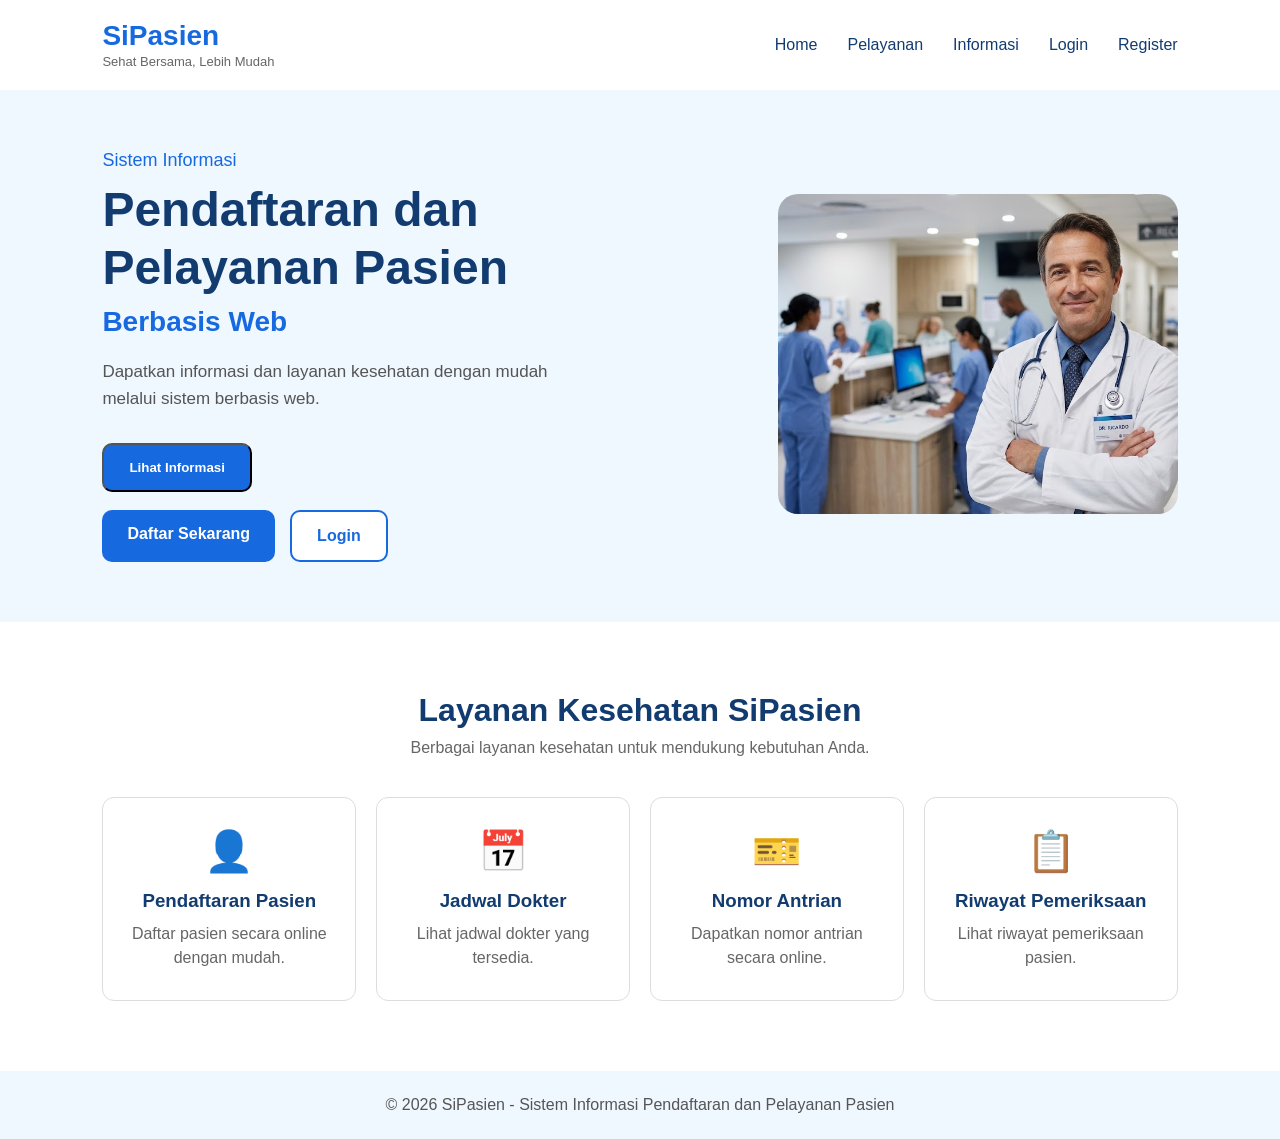
<file: index.html>
<!DOCTYPE html>
<html lang="id">
<head>
    <meta charset="UTF-8">
    <meta name="viewport" content="width=device-width, initial-scale=1.0">

    <title>SiPasien - Pendaftaran dan Pelayanan Pasien</title>

    <link rel="stylesheet" href="css/style.css">
</head>

<body>

    <!-- HEADER -->
    <header class="header">

        <div class="logo">
            <h2>SiPasien</h2>
            <span>Sehat Bersama, Lebih Mudah</span>
        </div>

        <nav class="navbar">
            <a href="index.html">Home</a>
            <a href="#">Pelayanan</a>
            <a href="#">Informasi</a>
            <a href="login.html">Login</a>
            <a href="register.html">Register</a>
        </nav>

    </header>


    <!-- HERO / MENU UTAMA -->
    <section class="hero">

        <div class="hero-content">

            <p class="subtitle">Sistem Informasi</p>

            <h1>
                Pendaftaran dan<br>
                Pelayanan Pasien
            </h1>

            <h2>Berbasis Web</h2>

            <p class="description">
                Dapatkan informasi dan layanan kesehatan
                dengan mudah melalui sistem berbasis web.
            </p>
            
            <button type="button" id="tombolInfo" class="btn primary">
            Lihat Informasi
            </button>
            <br><br>
            <div class="hero-buttons">
            <a href="register.html" class="btn primary" id="tombolDaftar">
            Daftar Sekarang
            </a>

            <a href="login.html" class="btn secondary" id="tombolLogin">
            Login
            </a>
        </div>


        </div>


        <div class="hero-image">

            <img src="images/dokter.jpg" alt="Dokter">

        </div>

    </section>


    <!-- LAYANAN -->
    <section class="layanan">

        <h2 id="judulLayanan">Layanan Kami</h2>

        <p class="layanan-description">
            Berbagai layanan kesehatan untuk mendukung kebutuhan Anda.
        </p>


        <div class="card-container">

            <!-- CARD 1 -->
            <div class="card">

                <div class="icon">
                    👤
                </div>

                <h3>Pendaftaran Pasien</h3>

                <p>
                    Daftar pasien secara online dengan mudah.
                </p>

            </div>


            <!-- CARD 2 -->
            <div class="card">

                <div class="icon">
                    📅
                </div>

                <h3>Jadwal Dokter</h3>

                <p>
                    Lihat jadwal dokter yang tersedia.
                </p>

            </div>


            <!-- CARD 3 -->
            <div class="card">

                <div class="icon">
                    🎫
                </div>

                <h3>Nomor Antrian</h3>

                <p>
                    Dapatkan nomor antrian secara online.
                </p>

            </div>


            <!-- CARD 4 -->
            <div class="card">

                <div class="icon">
                    📋
                </div>

                <h3>Riwayat Pemeriksaan</h3>

                <p>
                    Lihat riwayat pemeriksaan pasien.
                </p>

            </div>

        </div>

    </section>


    <!-- FOOTER -->
    <footer class="footer">

        <p>
            © 2026 SiPasien - Sistem Informasi Pendaftaran dan Pelayanan Pasien
        </p>

    </footer>

    <div id="toast" class="toast"></div>
    <script src="js/script.js"></script>

</body>
</html>
</file>
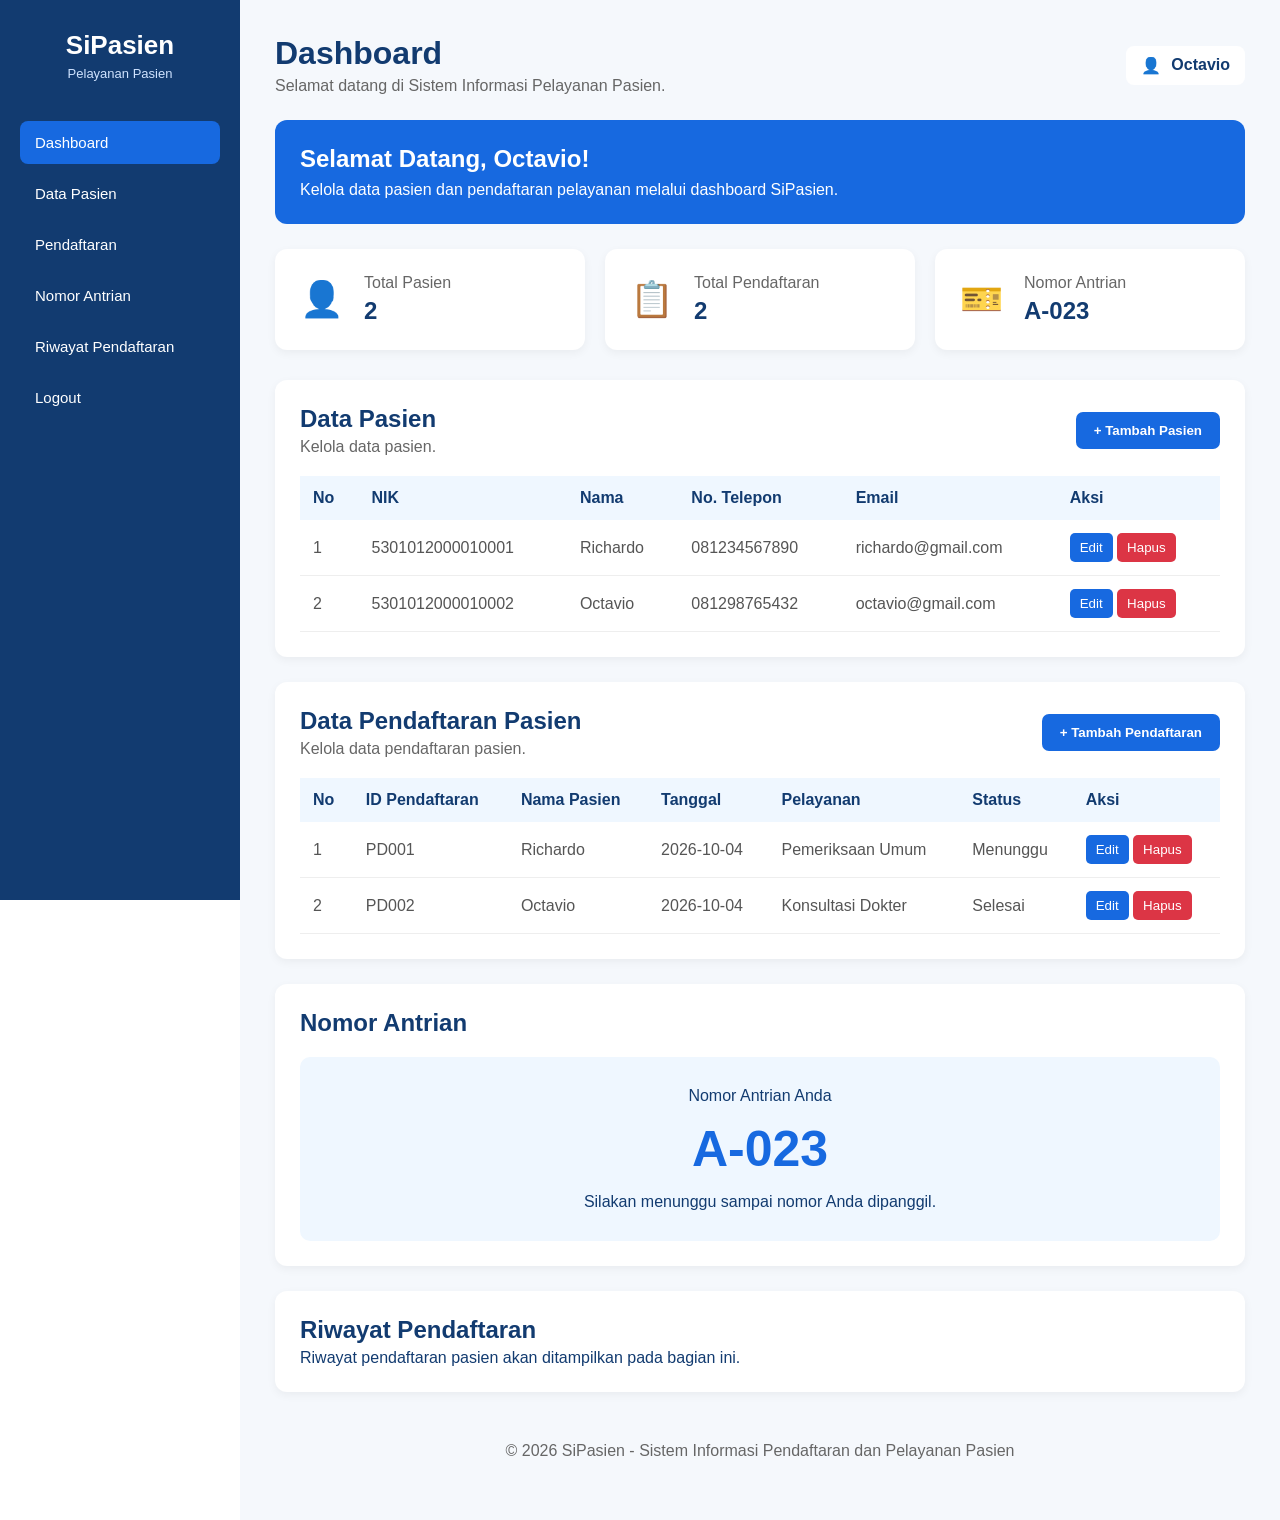
<file: dashboard.html>
<!DOCTYPE html>
<html lang="id">

<head>
    <meta charset="UTF-8">
    <meta name="viewport" content="width=device-width, initial-scale=1.0">

    <title>Dashboard - SiPasien</title>

    <link rel="stylesheet" href="css/style.css">
</head>

<body>

    <!-- SIDEBAR -->
    <aside class="sidebar">

        <div class="sidebar-logo">
            <h2>SiPasien</h2>
            <p>Pelayanan Pasien</p>
        </div>

        <nav class="sidebar-menu">

            <a href="dashboard.html" class="active">
                Dashboard
            </a>

            <a href="#data-pasien">
                Data Pasien
            </a>

            <a href="#pendaftaran">
                Pendaftaran
            </a>

            <a href="#antrian">
                Nomor Antrian
            </a>

            <a href="#riwayat">
                Riwayat Pendaftaran
            </a>

            <a href="index.html">
                Logout
            </a>

        </nav>

    </aside>


    <!-- MAIN CONTENT -->
    <main class="dashboard-content">

        <!-- TOP BAR -->
        <div class="dashboard-top">

            <div>
                <h1>Dashboard</h1>
                <p>Selamat datang di Sistem Informasi Pelayanan Pasien.</p>
            </div>

            <div class="user-info">
                <span>👤</span>
                <strong>Octavio</strong>
            </div>

        </div>


        <!-- WELCOME -->
        <section class="welcome-box">

            <h2>Selamat Datang, Octavio!</h2>

            <p>
                Kelola data pasien dan pendaftaran pelayanan
                melalui dashboard SiPasien.
            </p>

        </section>


        <!-- SUMMARY CARDS -->
        <section class="dashboard-cards">

            <div class="dashboard-card">
                <div class="card-icon">👤</div>

                <div>
                    <p>Total Pasien</p>
                    <h2 id="totalPasien">0</h2>
                </div>
            </div>


            <div class="dashboard-card">
                <div class="card-icon">📋</div>

                <div>
                    <p>Total Pendaftaran</p>
                    <h2 id="totalPendaftaran">0</h2>
                </div>
            </div>


            <div class="dashboard-card">
                <div class="card-icon">🎫</div>

                <div>
                    <p>Nomor Antrian</p>
                    <h2>A-023</h2>
                </div>
            </div>

        </section>


        <!-- CRUD DATA PASIEN -->
        <section class="crud-section" id="data-pasien">

            <div class="section-header">

                <div>
                    <h2>Data Pasien</h2>
                    <p>Kelola data pasien.</p>
                </div>

                <button class="add-button" onclick="tambahPasien()">
                    + Tambah Pasien
                </button>

            </div>


            <div class="table-container">

                <table>

                    <thead>
                        <tr>
                            <th>No</th>
                            <th>NIK</th>
                            <th>Nama</th>
                            <th>No. Telepon</th>
                            <th>Email</th>
                            <th>Aksi</th>
                        </tr>
                    </thead>

                    <tbody id="tabelPasien">
                    </tbody>

                </table>

            </div>

        </section>


        <!-- CRUD PENDAFTARAN -->
        <section class="crud-section" id="pendaftaran">

            <div class="section-header">

                <div>
                    <h2>Data Pendaftaran Pasien</h2>
                    <p>Kelola data pendaftaran pasien.</p>
                </div>

                <button class="add-button" onclick="tambahPendaftaran()">
                    + Tambah Pendaftaran
                </button>

            </div>


            <div class="table-container">

                <table>

                    <thead>

                        <tr>
                            <th>No</th>
                            <th>ID Pendaftaran</th>
                            <th>Nama Pasien</th>
                            <th>Tanggal</th>
                            <th>Pelayanan</th>
                            <th>Status</th>
                            <th>Aksi</th>
                        </tr>

                    </thead>

                    <tbody id="tabelPendaftaran">
                    </tbody>

                </table>

            </div>

        </section>


        <!-- ANTRIAN -->
        <section class="crud-section" id="antrian">

            <h2>Nomor Antrian</h2>

            <div class="queue-box">

                <p>Nomor Antrian Anda</p>

                <h1>A-023</h1>

                <p>Silakan menunggu sampai nomor Anda dipanggil.</p>

            </div>

        </section>


        <!-- RIWAYAT -->
        <section class="crud-section" id="riwayat">

            <h2>Riwayat Pendaftaran</h2>

            <p>
                Riwayat pendaftaran pasien akan ditampilkan
                pada bagian ini.
            </p>

        </section>


        <!-- FOOTER -->
        <footer class="dashboard-footer">

            <p>
                © 2026 SiPasien - Sistem Informasi Pendaftaran dan Pelayanan Pasien
            </p>

        </footer>

    </main>


    <script src="js/script.js"></script>

</body>

</html>
</file>
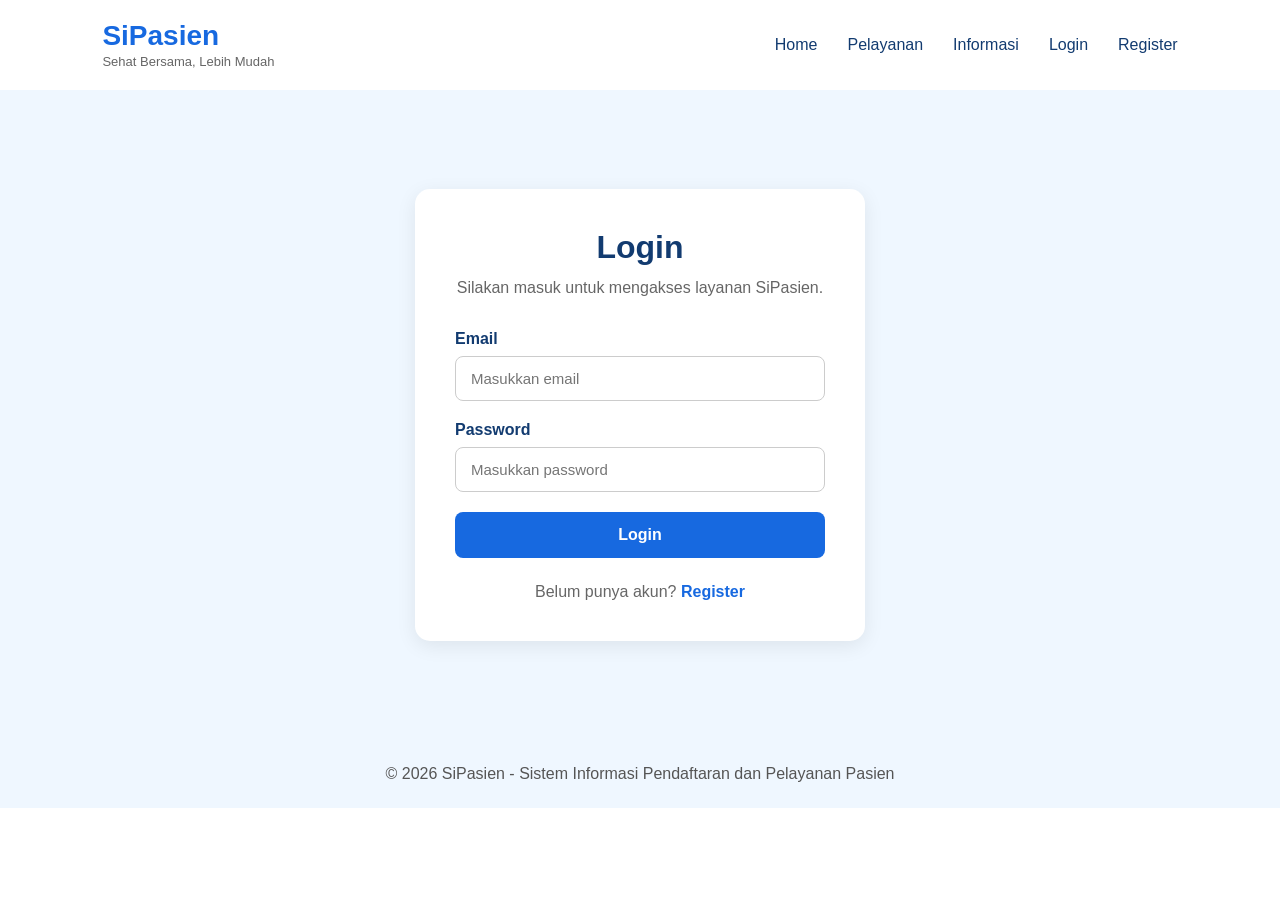
<file: login.html>
<!DOCTYPE html>
<html lang="id">

<head>
    <meta charset="UTF-8">
    <meta name="viewport" content="width=device-width, initial-scale=1.0">

    <title>Login - SiPasien</title>

    <link rel="stylesheet" href="css/style.css">
</head>

<body>

    <!-- HEADER -->
    <header class="header">

        <div class="logo">
            <h2>SiPasien</h2>
            <span>Sehat Bersama, Lebih Mudah</span>
        </div>

        <nav class="navbar">
            <a href="index.html">Home</a>
            <a href="#">Pelayanan</a>
            <a href="#">Informasi</a>
            <a href="login.html">Login</a>
            <a href="#">Register</a>
        </nav>

    </header>


    <!-- HALAMAN LOGIN -->
    <main class="login-page">

        <div class="login-container">

            <h1>Login</h1>

            <p class="login-subtitle">
                Silakan masuk untuk mengakses layanan SiPasien.
            </p>


            <form action="dashboard.html">

                <!-- EMAIL -->
                <div class="form-group">
                    <label for="email">Email</label>

                    <input
                        type="email"
                        id="email"
                        name="email"
                        placeholder="Masukkan email"
                        required
                    >
                </div>


                <!-- PASSWORD -->
                <div class="form-group">
                    <label for="password">Password</label>

                    <input
                        type="password"
                        id="password"
                        name="password"
                        placeholder="Masukkan password"
                        required
                    >
                </div>


                <!-- TOMBOL LOGIN -->
                <button type="submit" class="login-button">
                    Login
                </button>

            </form>


            <!-- REGISTER -->
            <p class="register-text">
                Belum punya akun?
                <a href="#">Register</a>
            </p>

        </div>

    </main>


    <!-- FOOTER -->
    <footer class="footer">

        <p>
            © 2026 SiPasien - Sistem Informasi Pendaftaran dan Pelayanan Pasien
        </p>

    </footer>

</body>

</html>
</file>
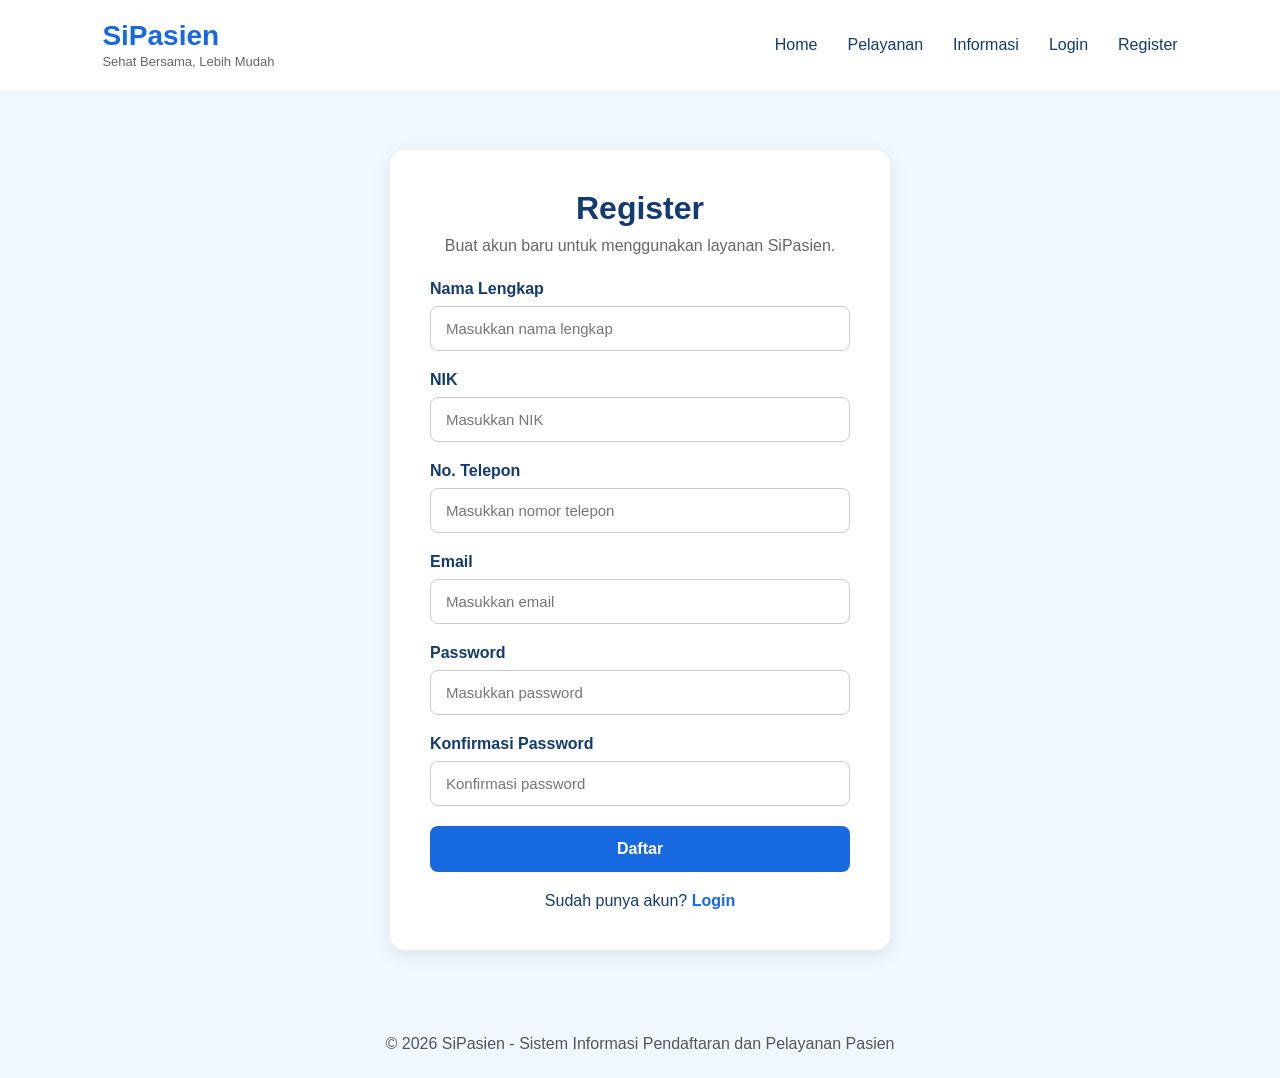
<file: register.html>
<!DOCTYPE html>
<html lang="id">

<head>
    <meta charset="UTF-8">
    <meta name="viewport" content="width=device-width, initial-scale=1.0">
    <title>Register - SiPasien</title>

    <link rel="stylesheet" href="css/style.css">
</head>

<body>

    <!-- HEADER -->
    <header class="header">

        <div class="logo">
            <h2>SiPasien</h2>
            <span>Sehat Bersama, Lebih Mudah</span>
        </div>

        <nav class="navbar">
            <a href="index.html">Home</a>
            <a href="#">Pelayanan</a>
            <a href="#">Informasi</a>
            <a href="login.html">Login</a>
            <a href="register.html">Register</a>
        </nav>

    </header>


    <!-- REGISTER -->
    <main class="register-page">

        <div class="register-container">

            <h1>Register</h1>

            <p class="register-subtitle">
                Buat akun baru untuk menggunakan layanan SiPasien.
            </p>

            <form>

                <div class="form-group">
                    <label>Nama Lengkap</label>
                    <input type="text" placeholder="Masukkan nama lengkap" required>
                </div>

                <div class="form-group">
                    <label>NIK</label>
                    <input type="text" placeholder="Masukkan NIK" required>
                </div>

                <div class="form-group">
                    <label>No. Telepon</label>
                    <input type="text" placeholder="Masukkan nomor telepon" required>
                </div>

                <div class="form-group">
                    <label>Email</label>
                    <input type="email" placeholder="Masukkan email" required>
                </div>

                <div class="form-group">
                    <label>Password</label>
                    <input type="password" placeholder="Masukkan password" required>
                </div>

                <div class="form-group">
                    <label>Konfirmasi Password</label>
                    <input type="password" placeholder="Konfirmasi password" required>
                </div>

                <button type="submit" class="register-button">
                    Daftar
                </button>

            </form>

            <p class="login-text">
                Sudah punya akun?
                <a href="login.html">Login</a>
            </p>

        </div>

    </main>

    <!-- FOOTER -->
    <footer class="footer">
        <p>© 2026 SiPasien - Sistem Informasi Pendaftaran dan Pelayanan Pasien</p>
    </footer>

</body>
</html>
</file>
<file: css/style.css>
/* RESET */
* {
    margin: 0;
    padding: 0;
    box-sizing: border-box;
}

body {
    font-family: Arial, sans-serif;
    color: #123b70;
    background-color: #ffffff;
}

/* HEADER */
.header {
    height: 90px;
    padding: 0 8%;
    display: flex;
    align-items: center;
    justify-content: space-between;
    background-color: #ffffff;
}

.logo h2 {
    color: #1769e0;
    font-size: 28px;
}

.logo span {
    font-size: 13px;
    color: #666666;
}

.navbar {
    display: flex;
    gap: 30px;
}

.navbar a {
    text-decoration: none;
    color: #123b70;
    font-size: 16px;
}

.navbar a:hover {
    color: #1769e0;
}

/* HERO */
.hero {
    min-height: 500px;
    padding: 60px 8%;
    display: flex;
    align-items: center;
    justify-content: space-between;
    background-color: #eff7ff;
}

.hero-content {
    max-width: 600px;
}

.subtitle {
    font-size: 18px;
    margin-bottom: 10px;
    color: #1769e0;
}

.hero h1 {
    font-size: 48px;
    line-height: 1.2;
    margin-bottom: 10px;
    color: #123b70;
}

.hero h2 {
    font-size: 28px;
    color: #1769e0;
    margin-bottom: 20px;
}

.description {
    max-width: 500px;
    font-size: 17px;
    line-height: 1.6;
    color: #555555;
    margin-bottom: 30px;
}

/* BUTTON */
.hero-buttons {
    display: flex;
    gap: 15px;
}

.btn {
    display: inline-block;
    padding: 15px 25px;
    border-radius: 10px;
    text-decoration: none;
    font-weight: bold;
}

.primary {
    background-color: #1769e0;
    color: #ffffff;
}

.secondary {
    background-color: #ffffff;
    color: #1769e0;
    border: 2px solid #1769e0;
}

/* HERO IMAGE */
.hero-image img {
    width: 400px;
    height: 320px;
    object-fit: cover;
    border-radius: 20px;
}

/* LAYANAN */
.layanan {
    padding: 70px 8%;
    text-align: center;
}

.layanan h2 {
    font-size: 32px;
    margin-bottom: 10px;
}

.layanan-description {
    color: #666666;
    margin-bottom: 40px;
}

.card-container {
    display: grid;
    grid-template-columns: repeat(4, 1fr);
    gap: 20px;
}

.card {
    padding: 30px 20px;
    border: 1px solid #dddddd;
    border-radius: 12px;
    background-color: #ffffff;
}

.icon {
    font-size: 40px;
    margin-bottom: 15px;
}

.card h3 {
    margin-bottom: 10px;
    color: #123b70;
}

.card p {
    color: #666666;
    line-height: 1.5;
}

/* FOOTER */
.footer {
    padding: 25px;
    text-align: center;
    background-color: #eff7ff;
    color: #555555;
}

/* RESPONSIVE */
@media (max-width: 768px) {

    .header {
        height: auto;
        padding: 20px;
        flex-direction: column;
        gap: 20px;
    }

    .navbar {
        gap: 15px;
        flex-wrap: wrap;
        justify-content: center;
    }

    .hero {
        padding: 50px 20px;
        flex-direction: column;
        text-align: center;
        gap: 40px;
    }

    .hero h1 {
        font-size: 36px;
    }

    .hero h2 {
        font-size: 24px;
    }

    .description {
        margin-left: auto;
        margin-right: auto;
    }

    .hero-buttons {
        justify-content: center;
    }

    .hero-image img {
        width: 100%;
        max-width: 350px;
        height: 280px;
    }

    .card-container {
        grid-template-columns: 1fr;
    }
}


/* =========================
   HALAMAN LOGIN
   ========================= */

.login-page {
    min-height: 650px;
    padding: 70px 20px;
    display: flex;
    justify-content: center;
    align-items: center;
    background-color: #eff7ff;
}

.login-container {
    width: 100%;
    max-width: 450px;
    padding: 40px;
    background-color: #ffffff;
    border-radius: 15px;
    box-shadow: 0 5px 20px rgba(0, 0, 0, 0.08);
}

.login-container h1 {
    text-align: center;
    font-size: 32px;
    color: #123b70;
    margin-bottom: 10px;
}

.login-subtitle {
    text-align: center;
    color: #666666;
    margin-bottom: 30px;
    line-height: 1.5;
}

.form-group {
    margin-bottom: 20px;
}

.form-group label {
    display: block;
    margin-bottom: 8px;
    font-weight: bold;
    color: #123b70;
}

.form-group input {
    width: 100%;
    padding: 13px 15px;
    border: 1px solid #cccccc;
    border-radius: 8px;
    font-size: 15px;
    outline: none;
}

.form-group input:focus {
    border-color: #1769e0;
}

.login-button {
    width: 100%;
    padding: 14px;
    border: none;
    border-radius: 8px;
    background-color: #1769e0;
    color: #ffffff;
    font-size: 16px;
    font-weight: bold;
    cursor: pointer;
}

.login-button:hover {
    background-color: #1258bd;
}

.register-text {
    text-align: center;
    margin-top: 25px;
    color: #666666;
}

.register-text a {
    color: #1769e0;
    font-weight: bold;
    text-decoration: none;
}


/* RESPONSIVE LOGIN */
@media (max-width: 768px) {

    .login-page {
        padding: 40px 20px;
        min-height: 600px;
    }

    .login-container {
        padding: 30px 20px;
    }

}


/* REGISTER */

.register-page {
    min-height: 750px;
    padding: 60px 20px;
    display: flex;
    justify-content: center;
    align-items: center;
    background: #eff7ff;
}

.register-container {
    width: 100%;
    max-width: 500px;
    background: white;
    padding: 40px;
    border-radius: 15px;
    box-shadow: 0 5px 20px rgba(0,0,0,0.08);
}

.register-container h1 {
    text-align: center;
    color: #123b70;
    margin-bottom: 10px;
}

.register-subtitle {
    text-align: center;
    color: #666;
    margin-bottom: 25px;
}

.register-button {
    width: 100%;
    padding: 14px;
    border: none;
    border-radius: 8px;
    background: #1769e0;
    color: white;
    font-size: 16px;
    font-weight: bold;
    cursor: pointer;
}

.register-button:hover {
    background: #1258bd;
}

.login-text {
    text-align: center;
    margin-top: 20px;
}

.login-text a {
    color: #1769e0;
    text-decoration: none;
    font-weight: bold;
}


/* =========================
   DASHBOARD
   ========================= */

.sidebar {
    position: fixed;
    left: 0;
    top: 0;

    width: 240px;
    height: 100vh;

    background-color: #123b70;
    color: white;

    padding: 30px 20px;
}

.sidebar-logo {
    text-align: center;
    margin-bottom: 40px;
}

.sidebar-logo h2 {
    color: white;
    font-size: 26px;
    margin-bottom: 5px;
}

.sidebar-logo p {
    color: #cfe3ff;
    font-size: 13px;
}

.sidebar-menu {
    display: flex;
    flex-direction: column;
    gap: 8px;
}

.sidebar-menu a {
    padding: 13px 15px;

    color: white;
    text-decoration: none;

    border-radius: 8px;
    font-size: 15px;
}

.sidebar-menu a:hover,
.sidebar-menu a.active {
    background-color: #1769e0;
}


/* MAIN DASHBOARD */

.dashboard-content {
    margin-left: 240px;
    min-height: 100vh;

    padding: 35px;

    background-color: #f5f8fc;
}

.dashboard-top {
    display: flex;
    justify-content: space-between;
    align-items: center;

    margin-bottom: 25px;
}

.dashboard-top h1 {
    color: #123b70;
    margin-bottom: 5px;
}

.dashboard-top p {
    color: #666666;
}

.user-info {
    display: flex;
    align-items: center;
    gap: 10px;

    padding: 10px 15px;

    background-color: white;
    border-radius: 8px;
}


/* WELCOME */

.welcome-box {
    padding: 25px;

    background-color: #1769e0;
    color: white;

    border-radius: 12px;

    margin-bottom: 25px;
}

.welcome-box h2 {
    margin-bottom: 8px;
}


/* DASHBOARD CARDS */

.dashboard-cards {
    display: grid;

    grid-template-columns: repeat(3, 1fr);

    gap: 20px;

    margin-bottom: 30px;
}

.dashboard-card {
    display: flex;

    align-items: center;

    gap: 20px;

    padding: 25px;

    background-color: white;

    border-radius: 12px;

    box-shadow: 0 3px 10px rgba(0,0,0,0.05);
}

.card-icon {
    font-size: 35px;
}

.dashboard-card p {
    color: #666666;
    margin-bottom: 5px;
}

.dashboard-card h2 {
    color: #123b70;
}


/* CRUD SECTION */

.crud-section {
    background-color: white;

    padding: 25px;

    border-radius: 12px;

    margin-bottom: 25px;

    box-shadow: 0 3px 10px rgba(0,0,0,0.05);
}

.section-header {
    display: flex;

    justify-content: space-between;

    align-items: center;

    margin-bottom: 20px;
}

.section-header h2,
.crud-section > h2 {
    color: #123b70;

    margin-bottom: 5px;
}

.section-header p {
    color: #666666;
}


/* BUTTON TAMBAH */

.add-button {
    padding: 11px 18px;

    border: none;

    border-radius: 7px;

    background-color: #1769e0;

    color: white;

    font-weight: bold;

    cursor: pointer;
}

.add-button:hover {
    background-color: #1258bd;
}


/* TABLE */

.table-container {
    overflow-x: auto;
}

table {
    width: 100%;

    border-collapse: collapse;
}

table th {
    padding: 13px;

    background-color: #eff7ff;

    color: #123b70;

    text-align: left;
}

table td {
    padding: 13px;

    border-bottom: 1px solid #eeeeee;

    color: #555555;
}


/* ACTION BUTTON */

.edit-button,
.delete-button {
    padding: 7px 10px;

    border: none;

    border-radius: 5px;

    cursor: pointer;

    color: white;
}

.edit-button {
    background-color: #1769e0;
}

.delete-button {
    background-color: #dc3545;
}


/* QUEUE */

.queue-box {
    text-align: center;

    padding: 30px;

    margin-top: 20px;

    background-color: #eff7ff;

    border-radius: 10px;
}

.queue-box h1 {
    font-size: 50px;

    color: #1769e0;

    margin: 15px 0;
}


/* FOOTER */

.dashboard-footer {
    text-align: center;

    padding: 25px;

    color: #666666;
}


/* RESPONSIVE DASHBOARD */

@media (max-width: 768px) {

    .sidebar {
        position: relative;

        width: 100%;
        height: auto;

        padding: 20px;
    }

    .sidebar-logo {
        margin-bottom: 20px;
    }

    .sidebar-menu {
        flex-direction: row;

        flex-wrap: wrap;

        justify-content: center;
    }

    .sidebar-menu a {
        font-size: 13px;
    }

    .dashboard-content {
        margin-left: 0;

        padding: 20px;
    }

    .dashboard-top {
        flex-direction: column;

        align-items: flex-start;

        gap: 15px;
    }

    .dashboard-cards {
        grid-template-columns: 1fr;
    }

    .section-header {
        flex-direction: column;

        align-items: flex-start;

        gap: 15px;
    }
}


/* TOAST / SNACKBAR */

.toast {
    visibility: hidden;
    opacity: 0;

    position: fixed;
    bottom: 25px;
    left: 50%;
    transform: translateX(-50%);

    max-width: calc(100% - 40px);
    padding: 15px 22px;

    background-color: #123b70;
    color: white;

    border-radius: 8px;
    text-align: center;
    font-size: 14px;

    z-index: 9999;
    transition: opacity 0.3s ease;
}

.toast.show {
    visibility: visible;
    opacity: 1;
}
</file>
